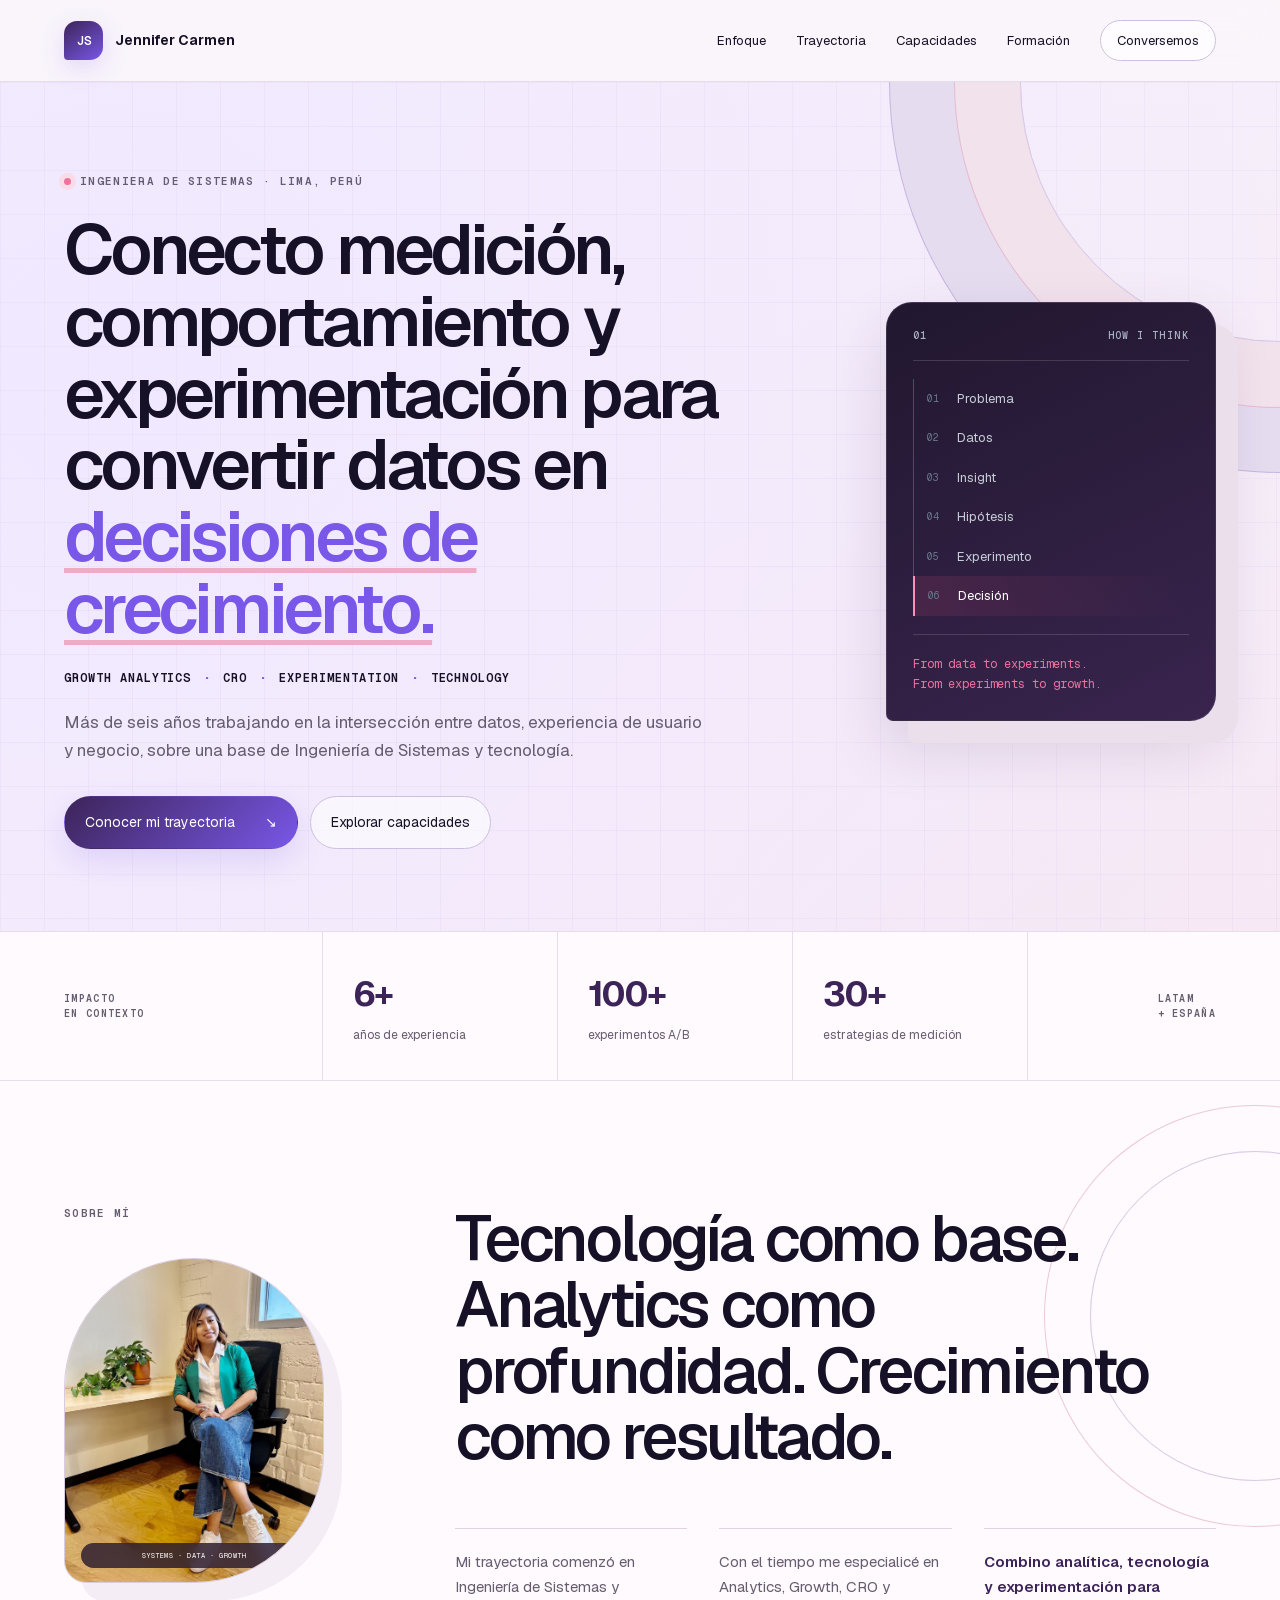
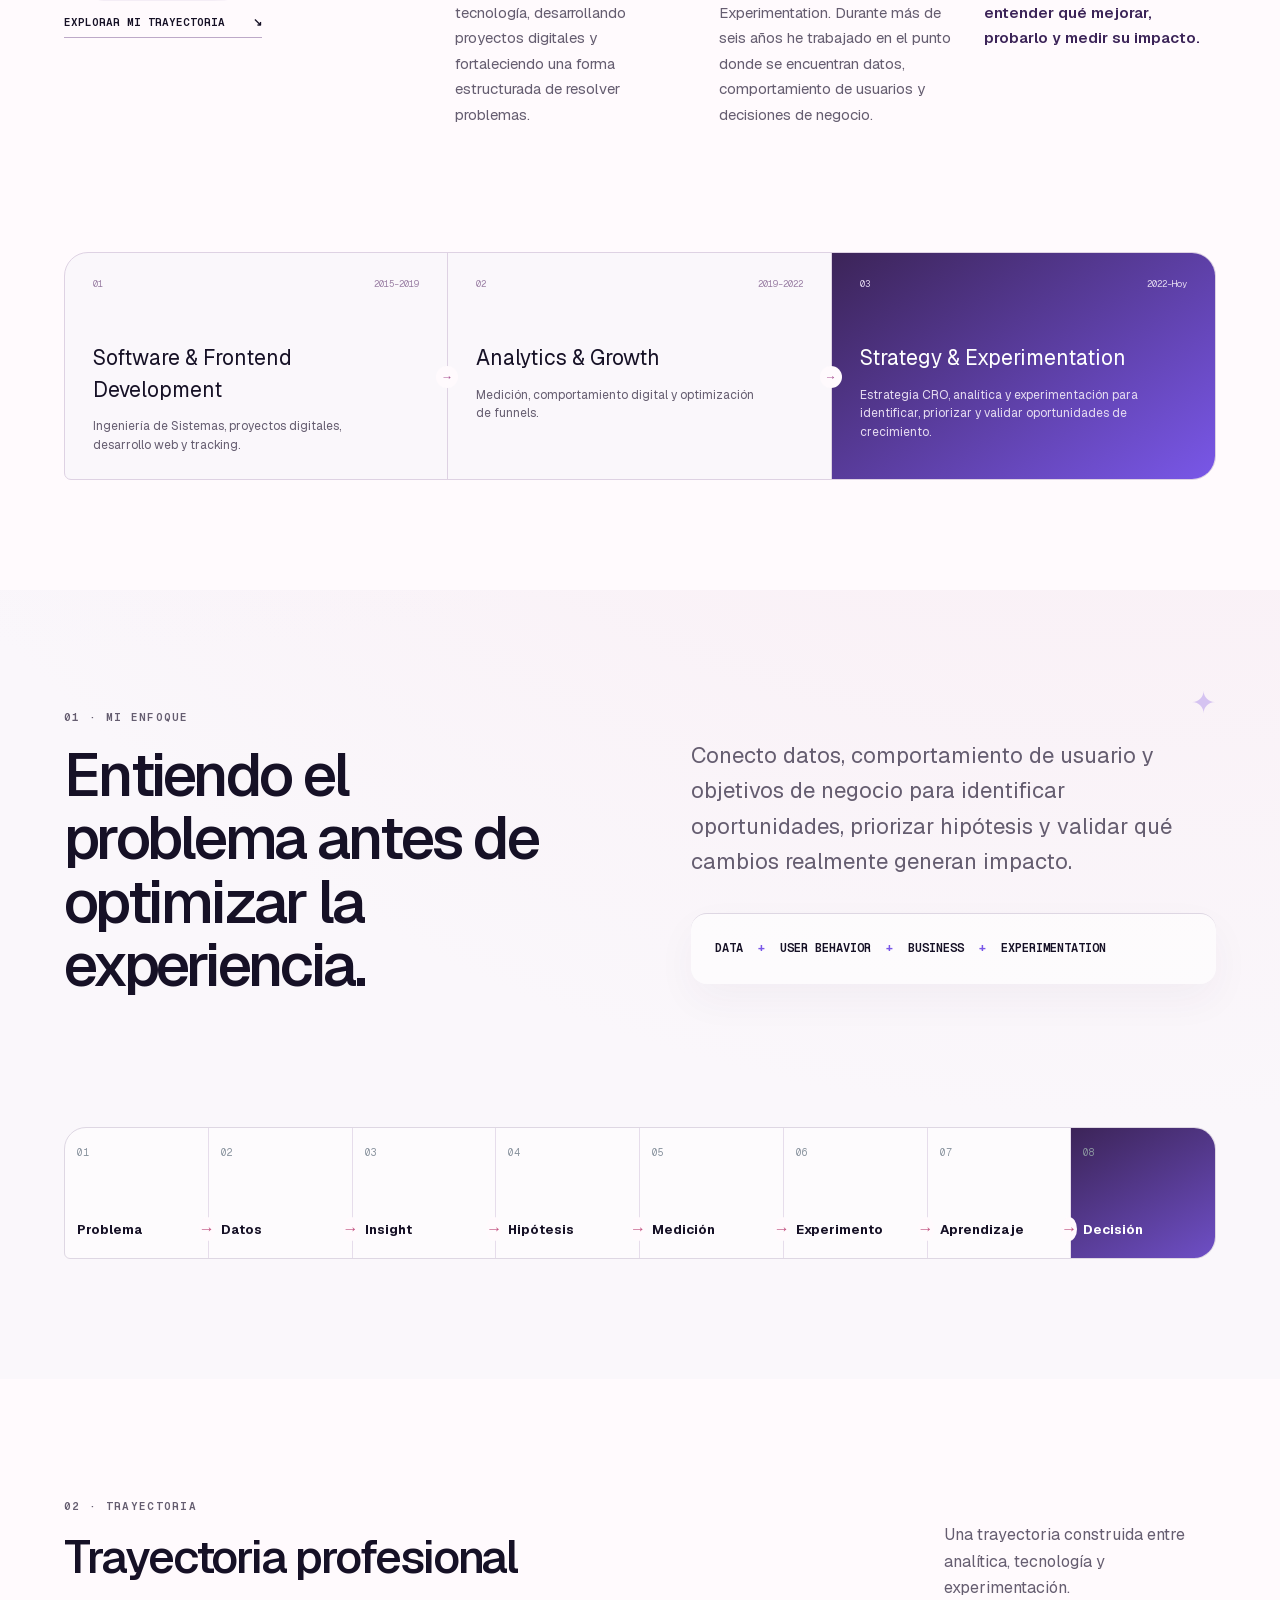
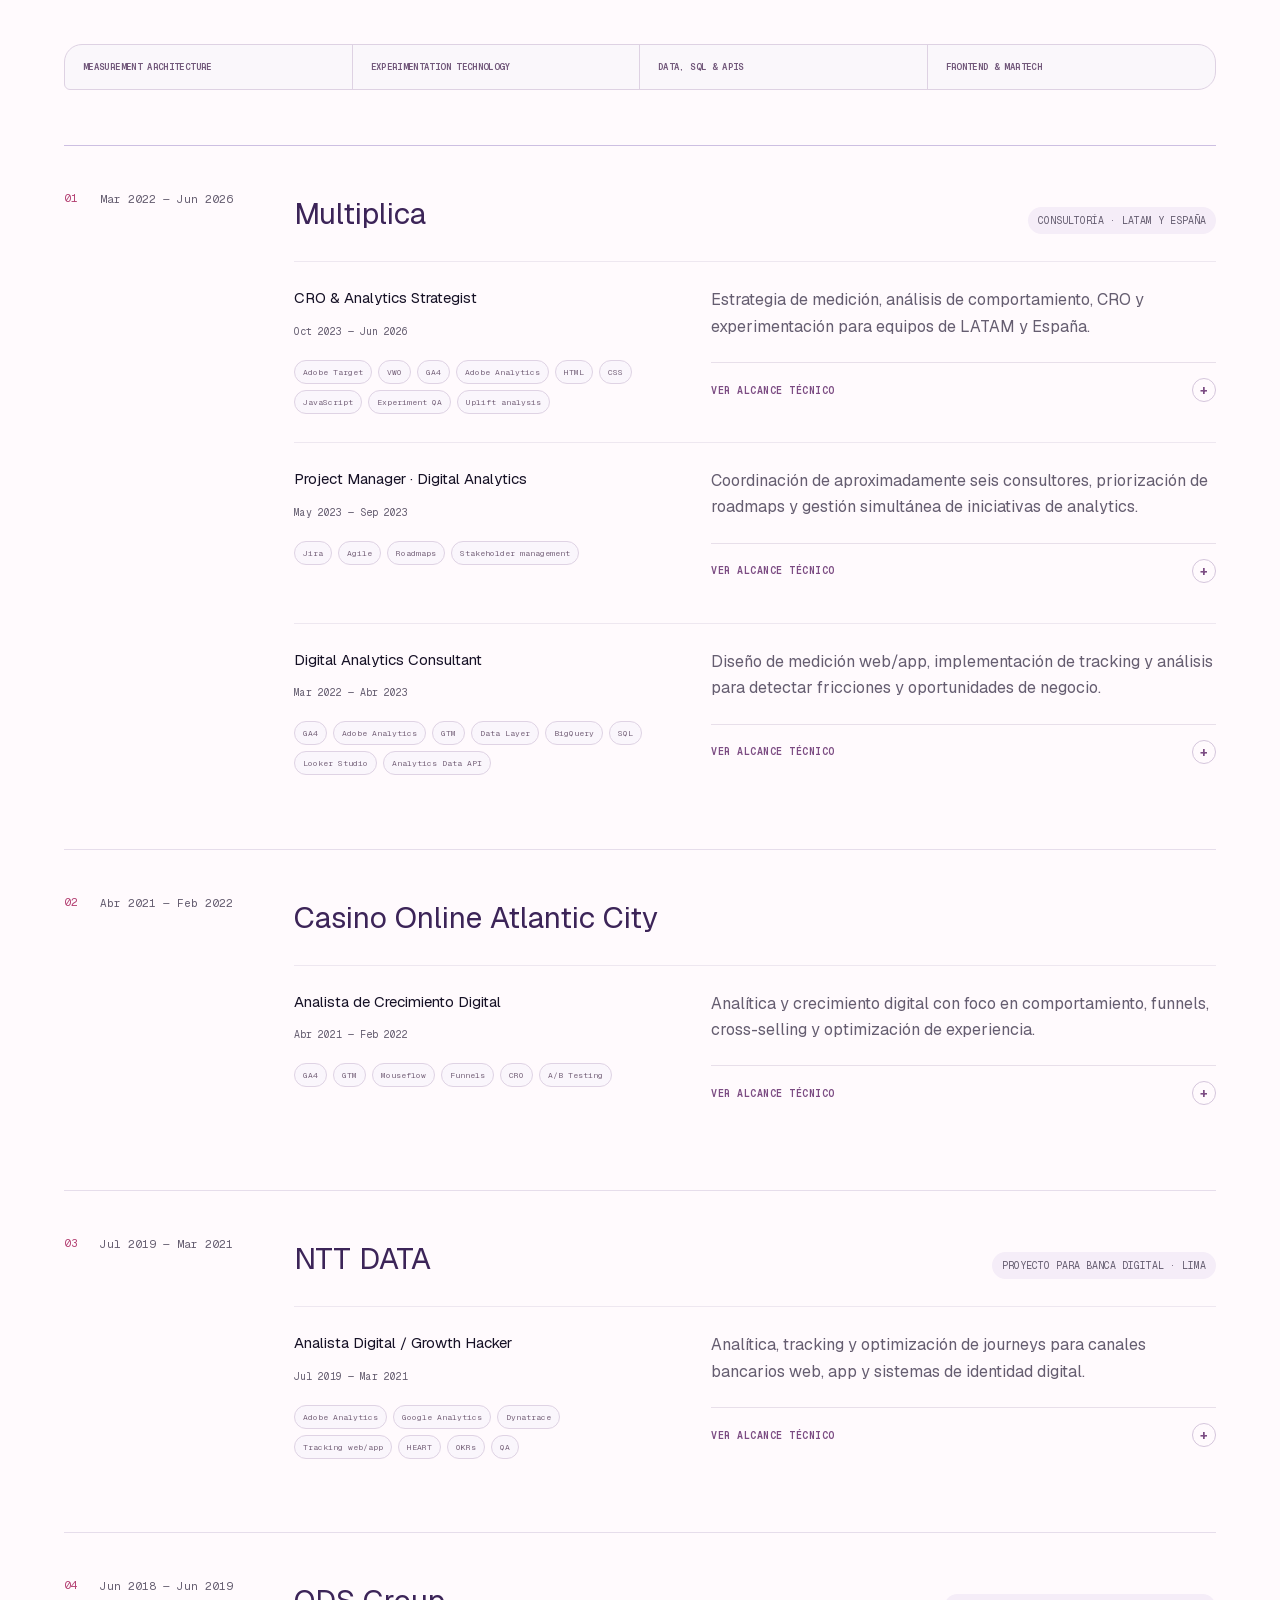
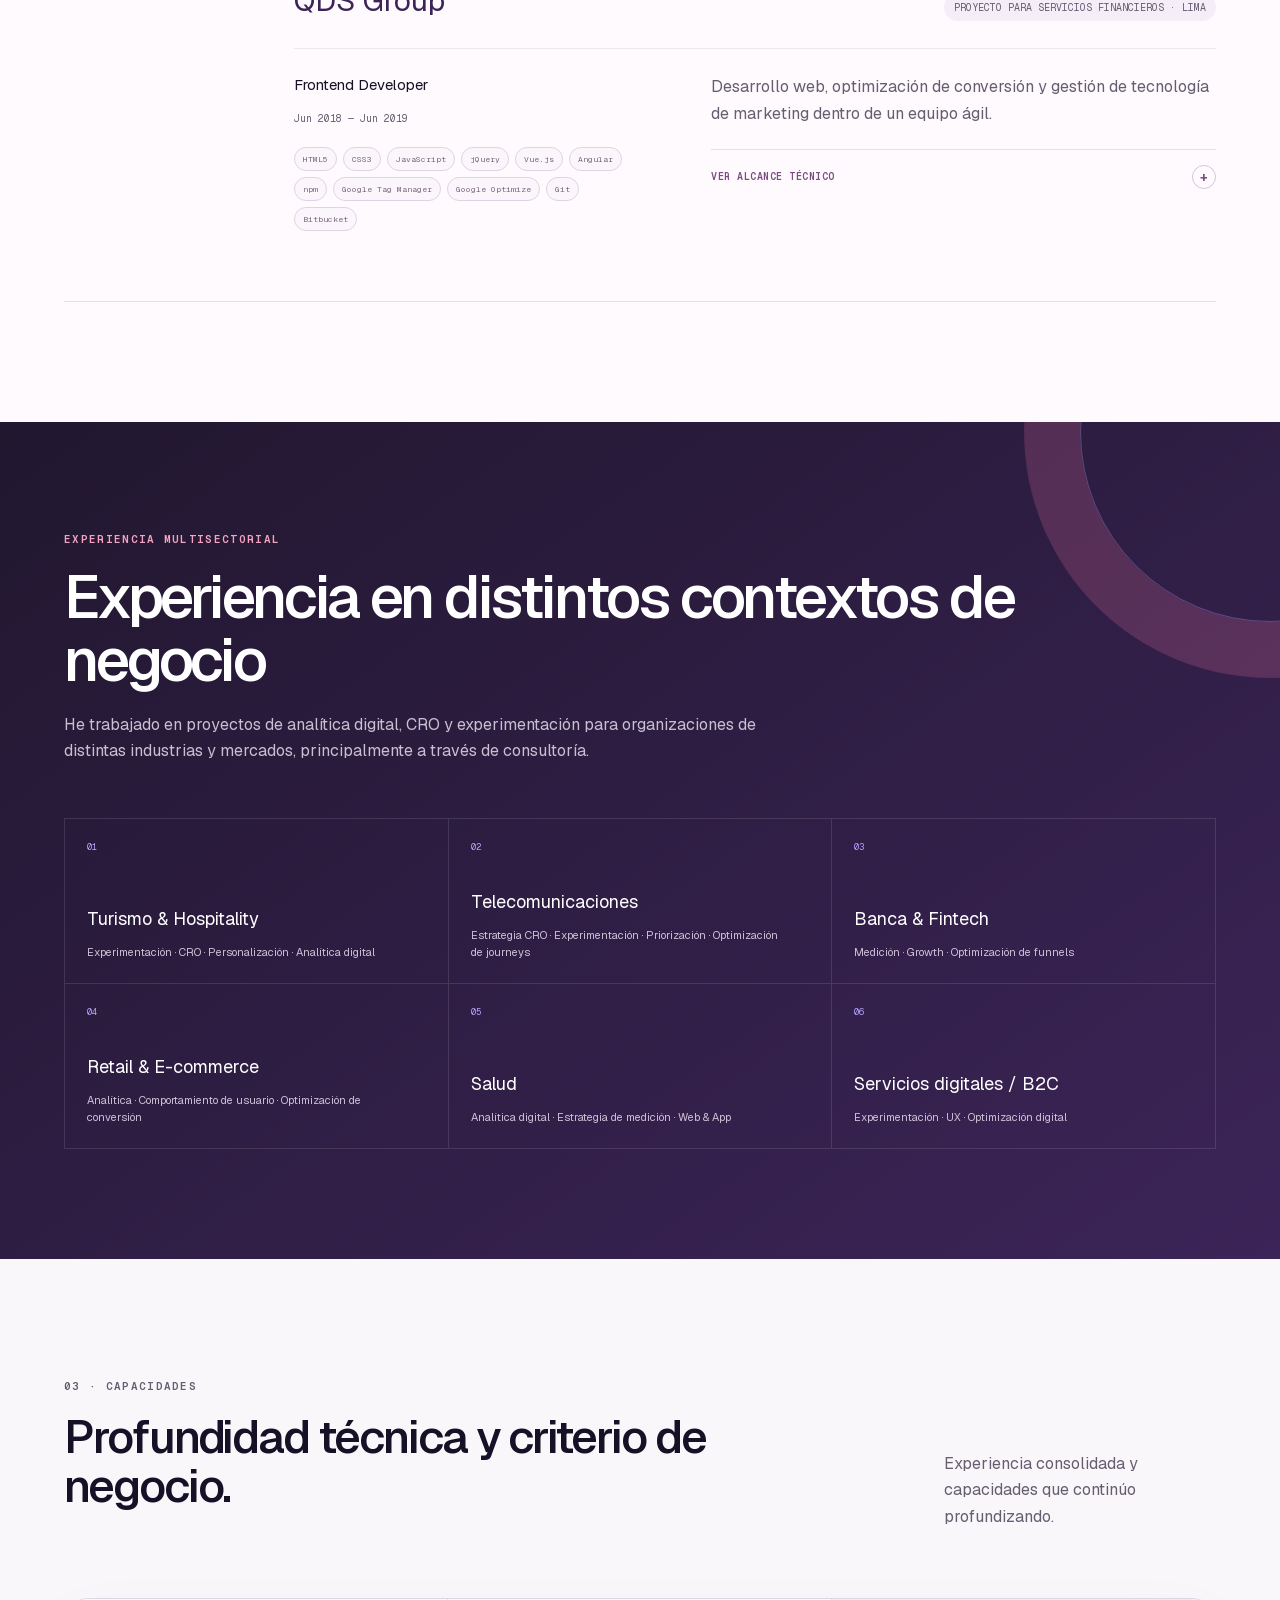
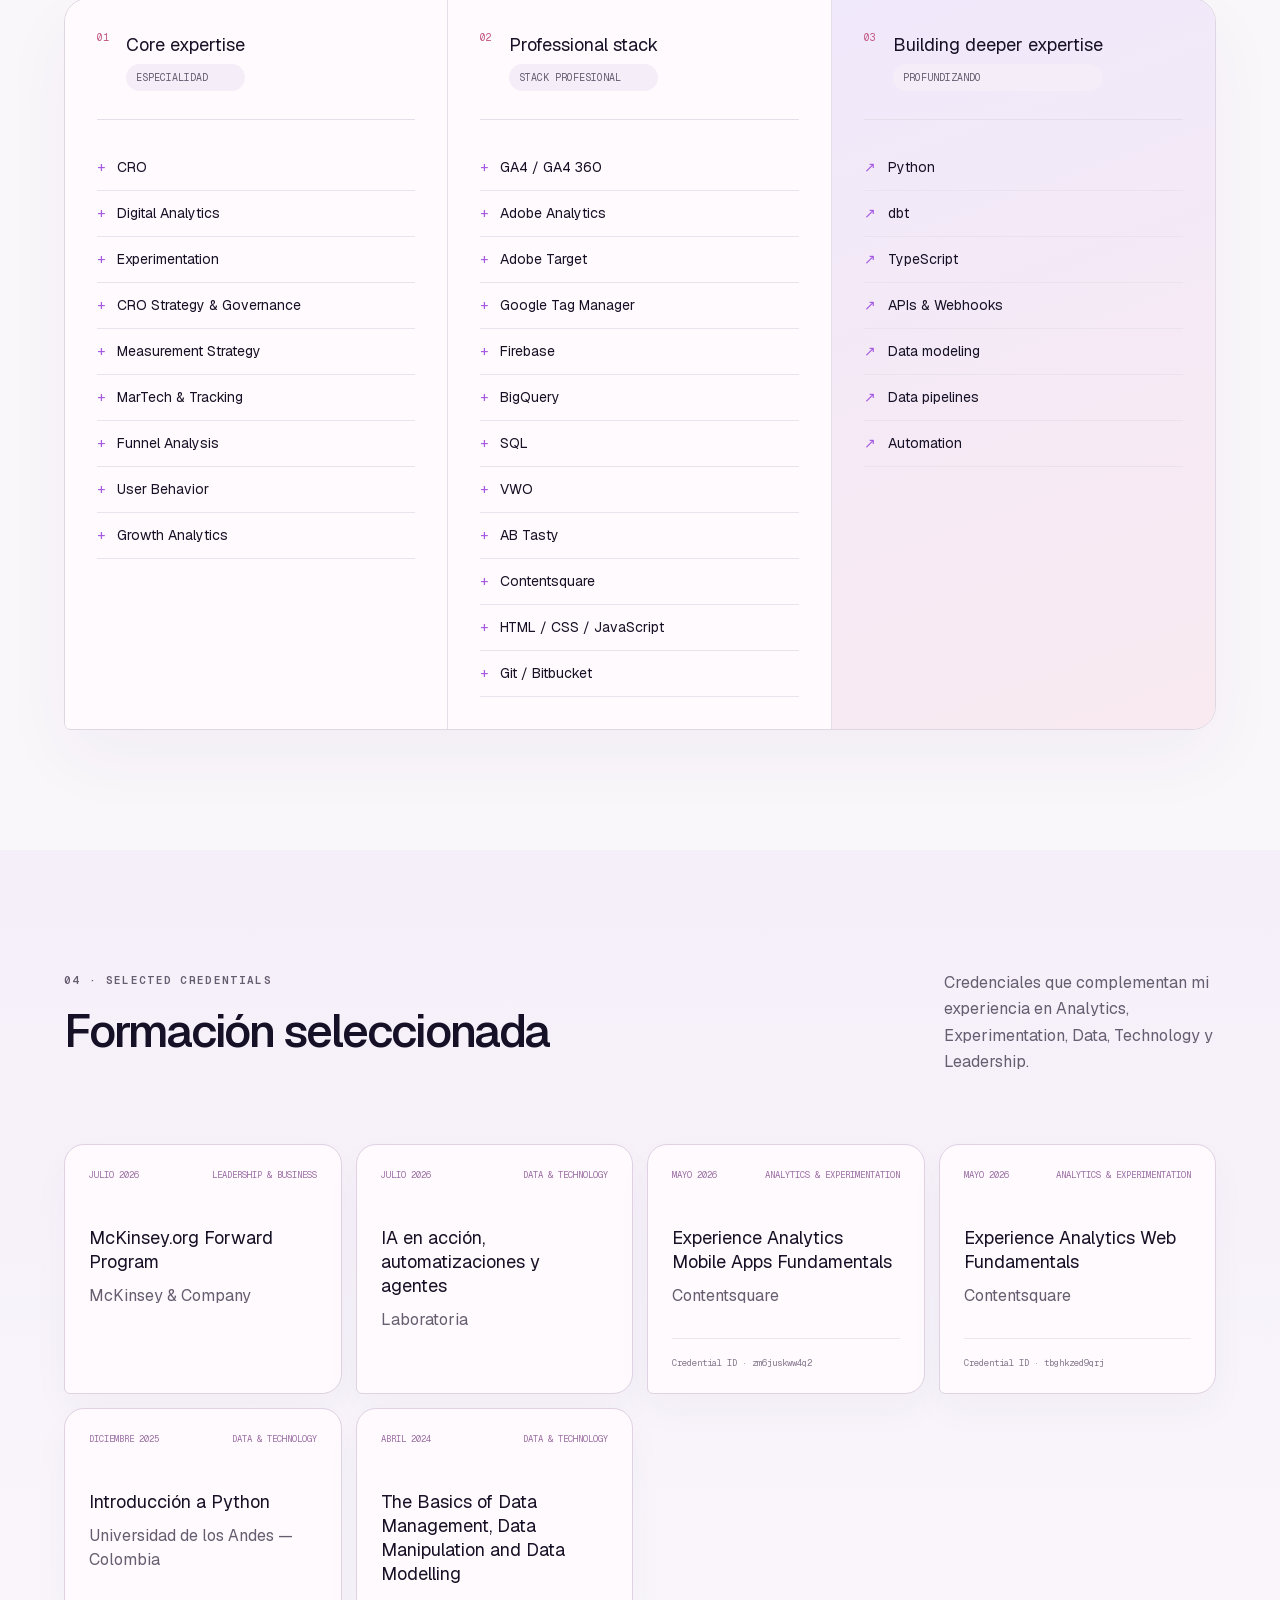
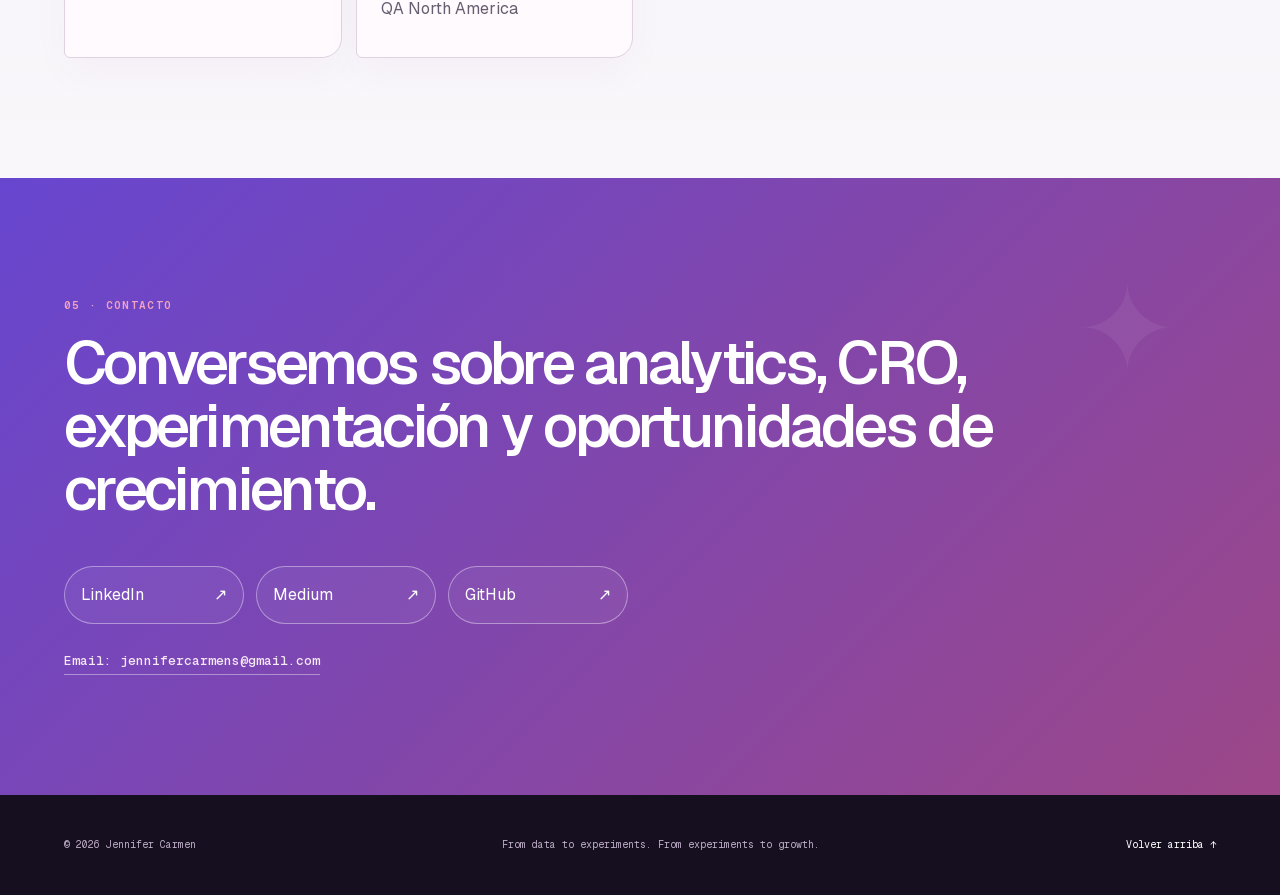
<file: index.html>
<!DOCTYPE html><html lang="es"><head><!-- Google Tag Manager --><script>(function(w,d,s,l,i){w[l]=w[l]||[];w[l].push({'gtm.start':new Date().getTime(),event:'gtm.js'});var f=d.getElementsByTagName(s)[0],j=d.createElement(s),dl=l!='dataLayer'?'&l='+l:'';j.async=true;j.src='https://www.googletagmanager.com/gtm.js?id='+i+dl;f.parentNode.insertBefore(j,f);})(window,document,'script','dataLayer','GTM-T8XNPMK3');</script><!-- End Google Tag Manager --><meta charSet="utf-8"/><meta name="viewport" content="width=device-width, initial-scale=1"/><link rel="preload" href="/images/jennifer-carmen.jpg" as="image"/><link rel="stylesheet" href="/_next/static/css/index.Q2o1vap3.css" data-rsc-css-href="/_next/static/css/index.Q2o1vap3.css" data-precedence="vite-rsc/importer-resources"/><title>Jennifer Carmen  | Growth Analytics, CRO &amp; Experimentation</title><meta name="description" content="Ingeniera de Sistemas con más de seis años en Digital Analytics, CRO y Experimentation, conectando datos, comportamiento, tecnología y negocio."/><meta name="keywords" content="Jennifer Carmen,Digital Analytics,CRO,Experimentation,Growth Analytics,Product Analytics,Analytics Engineering,Growth Engineering,Lima,Perú"/><meta name="robots" content="index, follow"/><meta property="og:title" content="Jennifer Carmen  | Growth Analytics, CRO &amp; Experimentation"/><meta property="og:description" content="Ingeniera de Sistemas con más de seis años en Digital Analytics, CRO y Experimentation, conectando datos, comportamiento, tecnología y negocio."/><meta property="og:url" content="https://jennifercarmen.github.io"/><meta property="og:site_name" content="Jennifer Carmen"/><meta property="og:type" content="website"/><meta property="og:locale" content="es_PE"/><meta property="og:image" content="https://jennifercarmen.github.io/og.png?v=20260829"/><meta property="og:image:width" content="1200"/><meta property="og:image:height" content="630"/><meta property="og:image:alt" content="Jennifer Carmen — Growth Analytics, CRO &amp; Experimentation"/><meta name="twitter:card" content="summary_large_image"/><meta name="twitter:title" content="Jennifer Carmen  | Growth Analytics, CRO &amp; Experimentation"/><meta name="twitter:description" content="Ingeniera de Sistemas con más de seis años en Digital Analytics, CRO y Experimentation, conectando datos, comportamiento, tecnología y negocio."/><meta name="twitter:image" content="https://jennifercarmen.github.io/og.png?v=20260829"/><link rel="canonical" href="https://jennifercarmen.github.io"/>
<link rel="preload" href="/_next/static/_vinext_fonts/geist-8ac0455e797f/geist-98bbbccb.woff2" as="font" type="font/woff2" crossorigin />
<link rel="preload" href="/_next/static/_vinext_fonts/geist-mono-00e989178794/geist-mono-013b2f2f.woff2" as="font" type="font/woff2" crossorigin />
<style data-vinext-fonts>/* cyrillic-ext */
@font-face {
  font-family: 'Geist';
  font-style: normal;
  font-weight: 100 900;
  font-display: swap;
  src: url(/_next/static/_vinext_fonts/geist-8ac0455e797f/geist-ff2310f5.woff2) format('woff2');
  unicode-range: U+0460-052F, U+1C80-1C8A, U+20B4, U+2DE0-2DFF, U+A640-A69F, U+FE2E-FE2F;
}
/* cyrillic */
@font-face {
  font-family: 'Geist';
  font-style: normal;
  font-weight: 100 900;
  font-display: swap;
  src: url(/_next/static/_vinext_fonts/geist-8ac0455e797f/geist-875ccdd4.woff2) format('woff2');
  unicode-range: U+0301, U+0400-045F, U+0490-0491, U+04B0-04B1, U+2116;
}
/* vietnamese */
@font-face {
  font-family: 'Geist';
  font-style: normal;
  font-weight: 100 900;
  font-display: swap;
  src: url(/_next/static/_vinext_fonts/geist-8ac0455e797f/geist-52306abf.woff2) format('woff2');
  unicode-range: U+0102-0103, U+0110-0111, U+0128-0129, U+0168-0169, U+01A0-01A1, U+01AF-01B0, U+0300-0301, U+0303-0304, U+0308-0309, U+0323, U+0329, U+1EA0-1EF9, U+20AB;
}
/* latin-ext */
@font-face {
  font-family: 'Geist';
  font-style: normal;
  font-weight: 100 900;
  font-display: swap;
  src: url(/_next/static/_vinext_fonts/geist-8ac0455e797f/geist-001175b1.woff2) format('woff2');
  unicode-range: U+0100-02BA, U+02BD-02C5, U+02C7-02CC, U+02CE-02D7, U+02DD-02FF, U+0304, U+0308, U+0329, U+1D00-1DBF, U+1E00-1E9F, U+1EF2-1EFF, U+2020, U+20A0-20AB, U+20AD-20C0, U+2113, U+2C60-2C7F, U+A720-A7FF;
}
/* latin */
@font-face {
  font-family: 'Geist';
  font-style: normal;
  font-weight: 100 900;
  font-display: swap;
  src: url(/_next/static/_vinext_fonts/geist-8ac0455e797f/geist-98bbbccb.woff2) format('woff2');
  unicode-range: U+0000-00FF, U+0131, U+0152-0153, U+02BB-02BC, U+02C6, U+02DA, U+02DC, U+0304, U+0308, U+0329, U+2000-206F, U+20AC, U+2122, U+2191, U+2193, U+2212, U+2215, U+FEFF, U+FFFD;
}

@font-face {
  font-family: 'Geist Fallback';
  src: local("Arial");
  ascent-override: 95.94%;
  descent-override: 28.16%;
  line-gap-override: 0.00%;
  size-adjust: 104.76%;
}

.__font_geist_1x7d0xu { font-family: 'Geist', 'Geist Fallback'; font-style: normal; }

.__variable_geist_1x7d0xu { --font-sans: 'Geist', 'Geist Fallback'; }

/* cyrillic-ext */
@font-face {
  font-family: 'Geist Mono';
  font-style: normal;
  font-weight: 100 900;
  font-display: swap;
  src: url(/_next/static/_vinext_fonts/geist-mono-00e989178794/geist-mono-f6b33328.woff2) format('woff2');
  unicode-range: U+0460-052F, U+1C80-1C8A, U+20B4, U+2DE0-2DFF, U+A640-A69F, U+FE2E-FE2F;
}
/* cyrillic */
@font-face {
  font-family: 'Geist Mono';
  font-style: normal;
  font-weight: 100 900;
  font-display: swap;
  src: url(/_next/static/_vinext_fonts/geist-mono-00e989178794/geist-mono-44e03052.woff2) format('woff2');
  unicode-range: U+0301, U+0400-045F, U+0490-0491, U+04B0-04B1, U+2116;
}
/* symbols2 */
@font-face {
  font-family: 'Geist Mono';
  font-style: normal;
  font-weight: 100 900;
  font-display: swap;
  src: url(/_next/static/_vinext_fonts/geist-mono-00e989178794/geist-mono-0638449e.woff2) format('woff2');
  unicode-range: U+2000-2001, U+2004-2008, U+200A, U+23B8-23BD, U+2500-259F;
}
/* vietnamese */
@font-face {
  font-family: 'Geist Mono';
  font-style: normal;
  font-weight: 100 900;
  font-display: swap;
  src: url(/_next/static/_vinext_fonts/geist-mono-00e989178794/geist-mono-971fb274.woff2) format('woff2');
  unicode-range: U+0102-0103, U+0110-0111, U+0128-0129, U+0168-0169, U+01A0-01A1, U+01AF-01B0, U+0300-0301, U+0303-0304, U+0308-0309, U+0323, U+0329, U+1EA0-1EF9, U+20AB;
}
/* latin-ext */
@font-face {
  font-family: 'Geist Mono';
  font-style: normal;
  font-weight: 100 900;
  font-display: swap;
  src: url(/_next/static/_vinext_fonts/geist-mono-00e989178794/geist-mono-44745446.woff2) format('woff2');
  unicode-range: U+0100-02BA, U+02BD-02C5, U+02C7-02CC, U+02CE-02D7, U+02DD-02FF, U+0304, U+0308, U+0329, U+1D00-1DBF, U+1E00-1E9F, U+1EF2-1EFF, U+2020, U+20A0-20AB, U+20AD-20C0, U+2113, U+2C60-2C7F, U+A720-A7FF;
}
/* latin */
@font-face {
  font-family: 'Geist Mono';
  font-style: normal;
  font-weight: 100 900;
  font-display: swap;
  src: url(/_next/static/_vinext_fonts/geist-mono-00e989178794/geist-mono-013b2f2f.woff2) format('woff2');
  unicode-range: U+0000-00FF, U+0131, U+0152-0153, U+02BB-02BC, U+02C6, U+02DA, U+02DC, U+0304, U+0308, U+0329, U+2000-206F, U+20AC, U+2122, U+2191, U+2193, U+2212, U+2215, U+FEFF, U+FFFD;
}

@font-face {
  font-family: 'Geist Mono Fallback';
  src: local("Arial");
  ascent-override: 74.67%;
  descent-override: 21.92%;
  line-gap-override: 0.00%;
  size-adjust: 134.59%;
}

.__font_geist_mono_0f4jdpq { font-family: 'Geist Mono', 'Geist Mono Fallback'; font-style: normal; }

.__variable_geist_mono_0f4jdpq { --font-mono: 'Geist Mono', 'Geist Mono Fallback'; }
</style>
</head><body class="__variable_geist_1x7d0xu __variable_geist_mono_0f4jdpq"><!-- Google Tag Manager (noscript) --><noscript><iframe src="https://www.googletagmanager.com/ns.html?id=GTM-T8XNPMK3" height="0" width="0" style="display:none;visibility:hidden"></iframe></noscript><!-- End Google Tag Manager (noscript) --><a class="skip-link" href="#contenido">Saltar al contenido</a><header class="site-header"><a href="#inicio" class="brand" data-track="navigation_click" aria-label="Jennifer Carmen — inicio"><span class="brand-mark">JS</span><span>Jennifer Carmen</span></a><nav aria-label="Navegación principal"><a href="#enfoque" data-track="navigation_click">Enfoque</a><a href="#trayectoria" data-track="navigation_click">Trayectoria</a><a href="#skills" data-track="navigation_click">Capacidades</a><a href="#credentials" data-track="navigation_click">Formación</a><a class="nav-cta" href="#contacto" data-track="contact_click">Conversemos</a></nav></header><main id="contenido"><section class="hero" id="inicio" aria-labelledby="hero-title"><div class="hero-copy"><p class="eyebrow"><span></span> <!-- -->Ingeniera de Sistemas<!-- --> · <!-- -->Lima, Perú</p><h1 id="hero-title">Conecto medición, comportamiento y experimentación para convertir datos en <em>decisiones de crecimiento.</em></h1><p class="hero-role"><span class="role-item">Growth Analytics</span><span class="role-item"><b>·</b>CRO</span><span class="role-item"><b>·</b>Experimentation</span><span class="role-item"><b>·</b>Technology</span></p><p class="hero-description">Más de seis años trabajando en la intersección entre datos, experiencia de usuario y negocio, sobre una base de Ingeniería de Sistemas y tecnología.</p><div class="hero-actions"><a class="button primary" href="#trayectoria" data-track="navigation_click">Conocer mi trayectoria <span aria-hidden="true">↘</span></a><a class="button secondary" href="#skills" data-track="navigation_click">Explorar capacidades</a></div></div><aside class="signal-card" aria-label="Resumen de mi forma de pensar"><div class="signal-top"><span>01</span><span>HOW I THINK</span></div><div class="signal-flow"><div class=""><span>01</span>Problema</div><div class=""><span>02</span>Datos</div><div class=""><span>03</span>Insight</div><div class=""><span>04</span>Hipótesis</div><div class=""><span>05</span>Experimento</div><div class="active"><span>06</span>Decisión</div></div><p>From data to experiments.<br/>From experiments to growth.</p></aside></section><section class="metric-strip" aria-label="Impacto profesional"><p>IMPACTO<br/>EN CONTEXTO</p><div><strong>6+</strong><span>años de experiencia</span></div><div><strong>100+</strong><span>experimentos A/B</span></div><div><strong>30+</strong><span>estrategias de medición</span></div><p class="region">LATAM<br/>+ ESPAÑA</p></section><section class="story-section" id="historia" aria-labelledby="story-title"><div class="story-aside"><p class="section-kicker">Sobre mí</p><figure class="story-portrait"><img src="/images/jennifer-carmen.jpg" alt="Jennifer Carmen en un entorno profesional"/><figcaption>Systems · Data · Growth</figcaption></figure><a href="#trayectoria" data-track="navigation_click">Explorar mi trayectoria <span aria-hidden="true">↘</span></a></div><div class="story-content"><h2 id="story-title">Tecnología como base. Analytics como profundidad. Crecimiento como resultado.</h2><div class="story-copy"><p>Mi trayectoria comenzó en Ingeniería de Sistemas y tecnología, desarrollando proyectos digitales y fortaleciendo una forma estructurada de resolver problemas.</p><p>Con el tiempo me especialicé en Analytics, Growth, CRO y Experimentation. Durante más de seis años he trabajado en el punto donde se encuentran datos, comportamiento de usuarios y decisiones de negocio.</p><p>Combino analítica, tecnología y experimentación para entender qué mejorar, probarlo y medir su impacto.</p></div></div><ol class="story-chapters"><li><div><span>01</span><time>2015–2019</time></div><h3>Software &amp; Frontend Development</h3><p>Ingeniería de Sistemas, proyectos digitales, desarrollo web y tracking.</p><i aria-hidden="true">→</i></li><li><div><span>02</span><time>2019–2022</time></div><h3>Analytics &amp; Growth</h3><p>Medición, comportamiento digital y optimización de funnels.</p><i aria-hidden="true">→</i></li><li><div><span>03</span><time>2022–Hoy</time></div><h3>Strategy &amp; Experimentation</h3><p>Estrategia CRO, analítica y experimentación para identificar, priorizar y validar oportunidades de crecimiento.</p></li></ol></section><section class="section approach" id="enfoque"><div class="section-heading"><p class="section-kicker">01 · Mi enfoque</p><h2>Entiendo el problema antes de optimizar la experiencia.</h2></div><div class="approach-copy"><p>Conecto datos, comportamiento de usuario y objetivos de negocio para identificar oportunidades, priorizar hipótesis y validar qué cambios realmente generan impacto.</p><div class="formula">Data <span>+</span> User Behavior <span>+</span> Business <span>+</span> Experimentation</div></div><ol class="thinking-grid"><li><span>01</span><strong>Problema</strong><i aria-hidden="true">→</i></li><li><span>02</span><strong>Datos</strong><i aria-hidden="true">→</i></li><li><span>03</span><strong>Insight</strong><i aria-hidden="true">→</i></li><li><span>04</span><strong>Hipótesis</strong><i aria-hidden="true">→</i></li><li><span>05</span><strong>Medición</strong><i aria-hidden="true">→</i></li><li><span>06</span><strong>Experimento</strong><i aria-hidden="true">→</i></li><li><span>07</span><strong>Aprendizaje</strong><i aria-hidden="true">→</i></li><li><span>08</span><strong>Decisión</strong></li></ol></section><section class="section experience-section" id="trayectoria"><div class="section-heading split functional-heading"><div><p class="section-kicker">02 · Trayectoria</p><h2>Trayectoria profesional</h2></div><p>Una trayectoria construida entre analítica, tecnología y experimentación.</p></div><div class="experience-lens" aria-label="Capacidades técnicas a lo largo de la trayectoria"><span>Measurement architecture</span><span>Experimentation technology</span><span>Data, SQL &amp; APIs</span><span>Frontend &amp; MarTech</span></div><div class="timeline"><article class="experience-item"><div class="timeline-meta"><span>01</span><p>Mar 2022 — Jun 2026</p></div><div class="experience-body"><div class="company-title"><h3>Multiplica</h3><span>Consultoría · LATAM y España</span></div><div class="role"><div><h4>CRO &amp; Analytics Strategist</h4><time>Oct 2023 — Jun 2026</time><ul class="role-stack"><li>Adobe Target</li><li>VWO</li><li>GA4</li><li>Adobe Analytics</li><li>HTML</li><li>CSS</li><li>JavaScript</li><li>Experiment QA</li><li>Uplift analysis</li></ul></div><div class="role-detail"><p>Estrategia de medición, análisis de comportamiento, CRO y experimentación para equipos de LATAM y España.</p><details class="role-disclosure"><summary>Ver alcance técnico <span aria-hidden="true">+</span></summary><ul class="role-highlights"><li>Identifiqué fricciones en funnels y journeys, formulé hipótesis y gestioné roadmaps de experimentación.</li><li>Participé en implementación técnica y QA de variantes con HTML, CSS, JavaScript y scripts de tracking.</li><li>Analicé uplift e impacto comercial y coordiné con UX, Producto y Desarrollo la implementación de soluciones ganadoras.</li><li>Lideré un assessment de madurez analítica y CRO con un equipo de cinco especialistas y workshops de co-creación.</li></ul></details></div></div><div class="role"><div><h4>Project Manager · Digital Analytics</h4><time>May 2023 — Sep 2023</time><ul class="role-stack"><li>Jira</li><li>Agile</li><li>Roadmaps</li><li>Stakeholder management</li></ul></div><div class="role-detail"><p>Coordinación de aproximadamente seis consultores, priorización de roadmaps y gestión simultánea de iniciativas de analytics.</p><details class="role-disclosure"><summary>Ver alcance técnico <span aria-hidden="true">+</span></summary><ul class="role-highlights"><li>Gestioné roadmaps y backlogs en Jira, alineando objetivos de negocio con equipos transversales.</li><li>Coordiné dos equipos multidisciplinarios y facilité la comunicación con stakeholders.</li></ul></details></div></div><div class="role"><div><h4>Digital Analytics Consultant</h4><time>Mar 2022 — Abr 2023</time><ul class="role-stack"><li>GA4</li><li>Adobe Analytics</li><li>GTM</li><li>Data Layer</li><li>BigQuery</li><li>SQL</li><li>Looker Studio</li><li>Analytics Data API</li></ul></div><div class="role-detail"><p>Diseño de medición web/app, implementación de tracking y análisis para detectar fricciones y oportunidades de negocio.</p><details class="role-disclosure"><summary>Ver alcance técnico <span aria-hidden="true">+</span></summary><ul class="role-highlights"><li>Definí eventos, conversiones, Data Layer, tags y píxeles; elaboré guías de tracking y ejecuté QA/debugging.</li><li>Implementé cross-domain, persistencia de parámetros y tracking de puntos críticos de conversión.</li><li>Desarrollé reporting, segmentaciones, cohortes y análisis de Pareto mediante Looker Studio, Analytics Data API y BigQuery.</li></ul></details></div></div></div></article><article class="experience-item"><div class="timeline-meta"><span>02</span><p>Abr 2021 — Feb 2022</p></div><div class="experience-body"><div class="company-title"><h3>Casino Online Atlantic City</h3></div><div class="role"><div><h4>Analista de Crecimiento Digital</h4><time>Abr 2021 — Feb 2022</time><ul class="role-stack"><li>GA4</li><li>GTM</li><li>Mouseflow</li><li>Funnels</li><li>CRO</li><li>A/B Testing</li></ul></div><div class="role-detail"><p>Analítica y crecimiento digital con foco en comportamiento, funnels, cross-selling y optimización de experiencia.</p><details class="role-disclosure"><summary>Ver alcance técnico <span aria-hidden="true">+</span></summary><ul class="role-highlights"><li>Analicé funnels, KPIs y comportamiento para identificar oportunidades de adopción de productos complementarios.</li><li>Gestioné iniciativas de CRO y experimentación mediante validación de hipótesis.</li></ul></details></div></div></div></article><article class="experience-item"><div class="timeline-meta"><span>03</span><p>Jul 2019 — Mar 2021</p></div><div class="experience-body"><div class="company-title"><h3>NTT DATA</h3><span>Proyecto para banca digital · Lima</span></div><div class="role"><div><h4>Analista Digital / Growth Hacker</h4><time>Jul 2019 — Mar 2021</time><ul class="role-stack"><li>Adobe Analytics</li><li>Google Analytics</li><li>Dynatrace</li><li>Tracking web/app</li><li>HEART</li><li>OKRs</li><li>QA</li></ul></div><div class="role-detail"><p>Analítica, tracking y optimización de journeys para canales bancarios web, app y sistemas de identidad digital.</p><details class="role-disclosure"><summary>Ver alcance técnico <span aria-hidden="true">+</span></summary><ul class="role-highlights"><li>Convertí hallazgos de comportamiento y performance en quick wins, backlogs y oportunidades de rediseño.</li><li>Diseñé estrategias de medición web/app con eventos, KPIs y funnels; coordiné implementación y QA con squads de Tecnología.</li><li>Participé en una migración hacia Adobe Analytics y conecté métricas de experiencia y negocio mediante HEART y OKRs.</li></ul></details></div></div></div></article><article class="experience-item"><div class="timeline-meta"><span>04</span><p>Jun 2018 — Jun 2019</p></div><div class="experience-body"><div class="company-title"><h3>QDS Group</h3><span>Proyecto para servicios financieros · Lima</span></div><div class="role"><div><h4>Frontend Developer</h4><time>Jun 2018 — Jun 2019</time><ul class="role-stack"><li>HTML5</li><li>CSS3</li><li>JavaScript</li><li>jQuery</li><li>Vue.js</li><li>Angular</li><li>npm</li><li>Google Tag Manager</li><li>Google Optimize</li><li>Git</li><li>Bitbucket</li></ul></div><div class="role-detail"><p>Desarrollo web, optimización de conversión y gestión de tecnología de marketing dentro de un equipo ágil.</p><details class="role-disclosure"><summary>Ver alcance técnico <span aria-hidden="true">+</span></summary><ul class="role-highlights"><li>Contribuí a incrementar en 10 % la conversión del funnel mediante CRO y pruebas A/B con Google Optimize, HTML y JavaScript.</li><li>Reduje en 25 % los tiempos de implementación requeridos al equipo de desarrollo mediante la gestión de etiquetas, scripts y configuraciones en Google Tag Manager.</li><li>Desarrollé y mantuve aplicaciones web full stack, y gestioné control de versiones y colaboración sobre el código.</li></ul></details></div></div></div></article></div></section><section class="companies-section" aria-labelledby="companies-title"><p class="section-kicker">Experiencia multisectorial</p><h2 id="companies-title">Experiencia en distintos contextos de negocio</h2><p class="nda-note">He trabajado en proyectos de analítica digital, CRO y experimentación para organizaciones de distintas industrias y mercados, principalmente a través de consultoría.</p><div class="company-grid context-grid"><article><span>01</span><h3>Turismo &amp; Hospitality</h3><p>Experimentación · CRO · Personalización · Analítica digital</p></article><article><span>02</span><h3>Telecomunicaciones</h3><p>Estrategia CRO · Experimentación · Priorización · Optimización de journeys</p></article><article><span>03</span><h3>Banca &amp; Fintech</h3><p>Medición · Growth · Optimización de funnels</p></article><article><span>04</span><h3>Retail &amp; E-commerce</h3><p>Analítica · Comportamiento de usuario · Optimización de conversión</p></article><article><span>05</span><h3>Salud</h3><p>Analítica digital · Estrategia de medición · Web &amp; App</p></article><article><span>06</span><h3>Servicios digitales / B2C</h3><p>Experimentación · UX · Optimización digital</p></article></div></section><section class="section skills-section" id="skills"><div class="section-heading split functional-heading"><div><p class="section-kicker">03 · Capacidades</p><h2>Profundidad técnica y criterio de negocio.</h2></div><p>Experiencia consolidada y capacidades que continúo profundizando.</p></div><div class="skill-groups"><article class="skill-card skill-0"><div class="skill-label"><span>0<!-- -->1</span><div><h3>Core expertise</h3><p>Especialidad</p></div></div><ul><li>CRO</li><li>Digital Analytics</li><li>Experimentation</li><li>CRO Strategy &amp; Governance</li><li>Measurement Strategy</li><li>MarTech &amp; Tracking</li><li>Funnel Analysis</li><li>User Behavior</li><li>Growth Analytics</li></ul></article><article class="skill-card skill-1"><div class="skill-label"><span>0<!-- -->2</span><div><h3>Professional stack</h3><p>Stack profesional</p></div></div><ul><li>GA4 / GA4 360</li><li>Adobe Analytics</li><li>Adobe Target</li><li>Google Tag Manager</li><li>Firebase</li><li>BigQuery</li><li>SQL</li><li>VWO</li><li>AB Tasty</li><li>Contentsquare</li><li>HTML / CSS / JavaScript</li><li>Git / Bitbucket</li></ul></article><article class="skill-card skill-2"><div class="skill-label"><span>0<!-- -->3</span><div><h3>Building deeper expertise</h3><p>Profundizando</p></div></div><ul><li>Python</li><li>dbt</li><li>TypeScript</li><li>APIs &amp; Webhooks</li><li>Data modeling</li><li>Data pipelines</li><li>Automation</li></ul></article></div></section><section class="section credentials-section" id="credentials"><div class="section-heading split functional-heading"><div><p class="section-kicker">04 · Selected Credentials</p><h2>Formación seleccionada</h2></div><p>Credenciales que complementan mi experiencia en Analytics, Experimentation, Data, Technology y Leadership.</p></div><div class="credentials-grid"><article><div><span>Julio 2026</span><span>leadership &amp; business</span></div><h3>McKinsey.org Forward Program</h3><p>McKinsey &amp; Company</p></article><article><div><span>Julio 2026</span><span>data &amp; technology</span></div><h3>IA en acción, automatizaciones y agentes</h3><p>Laboratoria</p></article><article><div><span>Mayo 2026</span><span>analytics &amp; experimentation</span></div><h3>Experience Analytics Mobile Apps Fundamentals</h3><p>Contentsquare</p><small>Credential ID · <!-- -->zm6juskww4q2</small></article><article><div><span>Mayo 2026</span><span>analytics &amp; experimentation</span></div><h3>Experience Analytics Web Fundamentals</h3><p>Contentsquare</p><small>Credential ID · <!-- -->tbghkzed9qrj</small></article><article><div><span>Diciembre 2025</span><span>data &amp; technology</span></div><h3>Introducción a Python</h3><p>Universidad de los Andes — Colombia</p></article><article><div><span>Abril 2024</span><span>data &amp; technology</span></div><h3>The Basics of Data Management, Data Manipulation and Data Modelling</h3><p>QA North America</p></article></div></section><section class="contact-section" id="contacto"><p class="section-kicker light">05 · Contacto</p><h2>Conversemos sobre analytics, CRO, experimentación y oportunidades de crecimiento.</h2><div class="contact-links"><a href="https://www.linkedin.com/in/jennifercarmen/" target="_blank" rel="noreferrer" data-track="linkedin_click">LinkedIn <span>↗</span></a><a href="https://medium.com/@jennifercarmen" target="_blank" rel="noreferrer" data-track="contact_click">Medium <span>↗</span></a><a href="https://github.com/Jennifercarmen" target="_blank" rel="noreferrer" data-track="contact_click">GitHub <span>↗</span></a></div><a class="contact-email" href="mailto:jennifercarmens@gmail.com" data-track="contact_click">Email: <!-- -->jennifercarmens@gmail.com</a></section></main><footer><span>© 2026 <!-- -->Jennifer Carmen</span><span>From data to experiments. From experiments to growth.</span><a href="#inicio">Volver arriba ↑</a></footer></body></html>
</file>
<file: _next/static/css/index.Q2o1vap3.css>
/*! tailwindcss v4.2.1 | MIT License | https://tailwindcss.com */
@layer theme{:root,:host{--font-sans:ui-sans-serif, system-ui, sans-serif, "Apple Color Emoji", "Segoe UI Emoji", "Segoe UI Symbol", "Noto Color Emoji";--font-mono:ui-monospace, SFMono-Regular, Menlo, Monaco, Consolas, "Liberation Mono", "Courier New", monospace;--spacing:.25rem;--default-font-family:var(--font-sans);--default-mono-font-family:var(--font-mono)}}@layer base{*,:after,:before{box-sizing:border-box;border:0 solid;margin:0;padding:0}::backdrop{box-sizing:border-box;border:0 solid;margin:0;padding:0}::file-selector-button{box-sizing:border-box;border:0 solid;margin:0;padding:0}html,:host{-webkit-text-size-adjust:100%;tab-size:4;line-height:1.5;font-family:var(--default-font-family,ui-sans-serif, system-ui, sans-serif, "Apple Color Emoji", "Segoe UI Emoji", "Segoe UI Symbol", "Noto Color Emoji");font-feature-settings:var(--default-font-feature-settings,normal);font-variation-settings:var(--default-font-variation-settings,normal);-webkit-tap-highlight-color:transparent}hr{height:0;color:inherit;border-top-width:1px}abbr:where([title]){-webkit-text-decoration:underline dotted;text-decoration:underline dotted}h1,h2,h3,h4,h5,h6{font-size:inherit;font-weight:inherit}a{color:inherit;-webkit-text-decoration:inherit;-webkit-text-decoration:inherit;text-decoration:inherit}b,strong{font-weight:bolder}code,kbd,samp,pre{font-family:var(--default-mono-font-family,ui-monospace, SFMono-Regular, Menlo, Monaco, Consolas, "Liberation Mono", "Courier New", monospace);font-feature-settings:var(--default-mono-font-feature-settings,normal);font-variation-settings:var(--default-mono-font-variation-settings,normal);font-size:1em}small{font-size:80%}sub,sup{vertical-align:baseline;font-size:75%;line-height:0;position:relative}sub{bottom:-.25em}sup{top:-.5em}table{text-indent:0;border-color:inherit;border-collapse:collapse}:-moz-focusring{outline:auto}progress{vertical-align:baseline}summary{display:list-item}ol,ul,menu{list-style:none}img,svg,video,canvas,audio,iframe,embed,object{vertical-align:middle;display:block}img,video{max-width:100%;height:auto}button,input,select,optgroup,textarea{font:inherit;font-feature-settings:inherit;font-variation-settings:inherit;letter-spacing:inherit;color:inherit;opacity:1;background-color:#0000;border-radius:0}::file-selector-button{font:inherit;font-feature-settings:inherit;font-variation-settings:inherit;letter-spacing:inherit;color:inherit;opacity:1;background-color:#0000;border-radius:0}:where(select:is([multiple],[size])) optgroup{font-weight:bolder}:where(select:is([multiple],[size])) optgroup option{padding-inline-start:20px}::file-selector-button{margin-inline-end:4px}::placeholder{opacity:1}@supports (not ((-webkit-appearance:-apple-pay-button))) or (contain-intrinsic-size:1px){::placeholder{color:currentColor}@supports (color:color-mix(in lab, red, red)){::placeholder{color:color-mix(in oklab, currentcolor 50%, transparent)}}}textarea{resize:vertical}::-webkit-search-decoration{-webkit-appearance:none}::-webkit-date-and-time-value{min-height:1lh;text-align:inherit}::-webkit-datetime-edit{display:inline-flex}::-webkit-datetime-edit-fields-wrapper{padding:0}::-webkit-datetime-edit{padding-block:0}::-webkit-datetime-edit-year-field{padding-block:0}::-webkit-datetime-edit-month-field{padding-block:0}::-webkit-datetime-edit-day-field{padding-block:0}::-webkit-datetime-edit-hour-field{padding-block:0}::-webkit-datetime-edit-minute-field{padding-block:0}::-webkit-datetime-edit-second-field{padding-block:0}::-webkit-datetime-edit-millisecond-field{padding-block:0}::-webkit-datetime-edit-meridiem-field{padding-block:0}::-webkit-calendar-picker-indicator{line-height:1}:-moz-ui-invalid{box-shadow:none}button,input:where([type=button],[type=reset],[type=submit]){-webkit-appearance:button;appearance:button}::file-selector-button{-webkit-appearance:button;appearance:button}::-webkit-inner-spin-button{height:auto}::-webkit-outer-spin-button{height:auto}[hidden]:where(:not([hidden=until-found])){display:none!important}}@layer components;@layer utilities{.start{inset-inline-start:var(--spacing)}}:root{--ink:#071426;--paper:#f5f4ef;--white:#fff;--line:#cfd4d4;--blue:#1d55f5;--teal:#75e4c1;--muted:#536072;--max:1440px}*{box-sizing:border-box}html{scroll-behavior:smooth}body{background:var(--paper);color:var(--ink);font-family:var(--font-sans),sans-serif;margin:0}a{color:inherit;text-decoration:none}:is(a:focus-visible,button:focus-visible){outline:3px solid var(--blue);outline-offset:4px}.skip-link{z-index:50;background:#fff;padding:12px;position:fixed;top:-80px;left:16px}.skip-link:focus{top:16px}.site-header{border-bottom:1px solid var(--line);z-index:3;justify-content:space-between;align-items:center;min-height:82px;padding:0 5vw;display:flex;position:relative}.brand{align-items:center;gap:12px;font-size:14px;font-weight:650;display:flex}.brand-mark{color:#fff;background:var(--ink);width:37px;height:37px;font:600 12px var(--font-mono);place-items:center;display:grid}nav{align-items:center;gap:30px;font-size:13px;display:flex}.nav-cta{border:1px solid var(--ink);padding:10px 16px}.hero{grid-template-columns:minmax(0,1.5fr) minmax(330px,.65fr);align-items:center;gap:7vw;min-height:690px;padding:92px 5vw 82px;display:grid;position:relative;overflow:hidden}.hero:before{content:"";width:520px;height:520px;box-shadow:0 0 0 65px var(--paper),0 0 0 66px #d9dddb,0 0 0 130px var(--paper),0 0 0 131px #d9dddb;border:1px solid #d9dddb;border-radius:50%;position:absolute;top:-260px;right:-260px}.hero-copy,.signal-card{position:relative}.eyebrow,.section-kicker{font:600 11px var(--font-mono);letter-spacing:.12em;text-transform:uppercase;color:var(--muted)}.eyebrow{align-items:center;gap:9px;display:flex}.eyebrow>span{background:var(--teal);border-radius:50%;width:7px;height:7px;box-shadow:0 0 0 4px #d9eee7}.hero h1{letter-spacing:-.052em;max-width:930px;margin:26px 0 25px;font-size:clamp(44px,5.5vw,78px);font-weight:570;line-height:1.02}.hero h1 em{color:var(--blue);font-style:normal}.hero-role{font:600 12px var(--font-mono);letter-spacing:.08em;text-transform:uppercase}.role-item b{color:var(--blue);padding:0 12px}.hero-description{max-width:650px;color:var(--muted);margin:22px 0 32px;font-size:17px;line-height:1.65}.hero-actions{flex-wrap:wrap;gap:12px;display:flex}.button{border:1px solid var(--ink);align-items:center;gap:30px;padding:15px 20px;font-size:14px;transition:all .2s;display:inline-flex}.button.primary{color:#fff;background:var(--ink)}.button:hover{transform:translateY(-2px);box-shadow:0 8px 20px #07142618}.signal-card{background:var(--ink);color:#fff;padding:26px;box-shadow:22px 22px #dde1de}.signal-top{color:#a9b4c3;font:500 10px var(--font-mono);letter-spacing:.14em;border-bottom:1px solid #ffffff25;justify-content:space-between;padding-bottom:18px;display:flex}.signal-flow{padding:18px 0}.signal-flow div{color:#c6ced7;border-left:1px solid #425064;align-items:center;gap:18px;padding:10px 13px;font-size:13px;display:flex}.signal-flow div span{color:#68768a;font:10px var(--font-mono)}.signal-flow div.active{border-left:2px solid var(--teal);color:#fff;background:linear-gradient(90deg,#123b41,#0000)}.signal-card>p{color:var(--teal);font:12px/1.7 var(--font-mono);border-top:1px solid #ffffff25;padding-top:19px}.metric-strip{border-block:1px solid var(--line);background:#fff;grid-template-columns:1.1fr repeat(3,1fr) .8fr;align-items:stretch;min-height:150px;padding:0 5vw;display:grid}.metric-strip>p,.metric-strip>div{border-right:1px solid var(--line);flex-direction:column;justify-content:center;margin:0;padding:30px;display:flex}.metric-strip>p{font:600 10px/1.5 var(--font-mono);letter-spacing:.13em;color:var(--muted);padding-left:0}.metric-strip strong{letter-spacing:-.05em;font-size:35px}.metric-strip span{color:var(--muted);margin-top:5px;font-size:12px}.metric-strip .region{border:0;align-items:flex-end;padding-right:0}.section{padding:120px 5vw;scroll-margin-top:20px}.section-heading h2,.companies-section h2,.journey-intro h2,.contact-section h2,.about-section h2{letter-spacing:-.045em;margin:20px 0;font-size:clamp(38px,4.7vw,64px);line-height:1.05}.section-heading.split{grid-template-columns:minmax(0,2fr) minmax(260px,.7fr);align-items:end;gap:8vw;margin-bottom:68px;display:grid}.section-heading.split>p{color:var(--muted);line-height:1.65}.approach{grid-template-columns:1fr 1fr;gap:50px 8vw;display:grid}.approach-copy>p{color:var(--muted);margin-top:28px;font-size:22px;line-height:1.6}.formula{border-top:1px solid var(--line);font:600 12px/1.8 var(--font-mono);text-transform:uppercase;margin-top:40px;padding-top:25px}.formula span{color:var(--blue);padding:0 8px}.thinking-grid{border-block:1px solid var(--line);grid-column:1/-1;grid-template-columns:repeat(8,1fr);margin:60px 0 0;padding:0;list-style:none;display:grid}.thinking-grid li{border-right:1px solid var(--line);flex-direction:column;min-height:130px;padding:18px 12px;display:flex;position:relative}.thinking-grid li:last-child{background:var(--ink);color:#fff;border:0}.thinking-grid span{font:10px var(--font-mono);color:#89939e}.thinking-grid strong{margin-top:auto;font-size:13px}.thinking-grid i{background:var(--paper);z-index:2;color:var(--blue);font-style:normal;position:absolute;bottom:17px;right:-7px}.timeline{border-top:1px solid var(--ink)}.experience-item{border-bottom:1px solid var(--line);grid-template-columns:230px 1fr;padding:45px 0;display:grid}.timeline-meta{gap:22px;display:flex}.timeline-meta>span{font:11px var(--font-mono);color:var(--blue)}.timeline-meta p{font:11px/1.5 var(--font-mono);color:var(--muted);margin:0}.company-title{justify-content:space-between;align-items:baseline;gap:20px;display:flex}.company-title h3{margin:0 0 25px;font-size:30px}.company-title>span{font:10px var(--font-mono);color:var(--muted);text-transform:uppercase}.role{border-top:1px solid #e2e5e5;grid-template-columns:minmax(220px,.7fr) 1fr;gap:5vw;padding:25px 0;display:grid}.role h4{margin:0 0 8px;font-size:15px}.role time{font:10px var(--font-mono);color:var(--muted)}.role>p{color:var(--muted);margin:0;line-height:1.65}.companies-section{background:var(--ink);color:#fff;padding:110px 5vw}.nda-note{color:#aab5c2;max-width:720px;line-height:1.6}.company-grid{border-top:1px solid #ffffff25;border-left:1px solid #ffffff25;grid-template-columns:repeat(4,1fr);margin-top:55px;display:grid}.company-grid div{border-bottom:1px solid #ffffff25;border-right:1px solid #ffffff25;flex-direction:column;justify-content:space-between;min-height:105px;padding:22px;font-size:14px;display:flex}.company-grid span{font:9px var(--font-mono);color:#66768a}.skill-groups{border:1px solid var(--line);grid-template-columns:repeat(3,1fr);display:grid}.skill-card{border-right:1px solid var(--line);padding:32px}.skill-card:last-child{background:#e9eae5;border:0}.skill-label{border-bottom:1px solid var(--line);gap:17px;padding-bottom:28px;display:flex}.skill-label>span{font:10px var(--font-mono);color:var(--blue)}.skill-label h3{margin:0;font-size:18px}.skill-label p{color:var(--muted);font:10px var(--font-mono);text-transform:uppercase;margin:6px 0 0}.skill-card ul{margin:25px 0 0;padding:0;list-style:none}.skill-card li{border-bottom:1px solid #dfe2e0;padding:12px 0;font-size:14px}.skill-card li:before{content:"+";color:var(--blue);margin-right:12px}.skill-2 li:before{content:"↗"}.journey-section{background:var(--ink);color:#fff;padding:125px 5vw}.journey-intro{max-width:900px}.journey-intro h2 em{color:var(--teal);font-style:normal}.journey-intro>p:last-child{color:#aab5c2;font-size:18px}.journey-map{grid-template-columns:1fr 50px 1fr 50px .8fr;align-items:stretch;margin-top:65px;display:grid}.journey-map article{border:1px solid #ffffff24;padding:28px}.journey-map article>span{font:9px var(--font-mono);letter-spacing:.1em;color:#8f9cad}.journey-map h3{margin:32px 0;font-size:23px}.journey-map ul{flex-wrap:wrap;gap:8px;padding:0;list-style:none;display:flex}.journey-map li{font:10px var(--font-mono);color:#bbc4cf;border:1px solid #ffffff24;padding:7px 10px}.journey-map .layer>span{color:var(--teal)}.journey-map .destination{background:var(--blue);border-color:var(--blue);flex-direction:column;justify-content:center;display:flex}.destination p{color:#dce5ff;font-size:13px;line-height:1.6}.journey-arrow{color:var(--teal);place-items:center;display:grid}.labs-grid{grid-template-columns:repeat(2,1fr);gap:16px;display:grid}.lab-card{border:1px solid var(--line);background:#fff;flex-direction:column;min-height:380px;padding:28px;display:flex}.lab-card[data-status=Building]{border-top:3px solid var(--teal);background:#fafffd}.lab-top{font:10px var(--font-mono);color:var(--muted);justify-content:space-between;display:flex}.status{text-transform:uppercase;align-items:center;gap:8px;display:flex}.status i{background:#9ca5ad;border-radius:50%;width:7px;height:7px}.lab-card h3{letter-spacing:-.025em;margin:55px 0 15px;font-size:28px}.lab-card>p{color:var(--muted);max-width:570px;line-height:1.65}.lab-card ul{flex-wrap:wrap;gap:8px;padding:0;list-style:none;display:flex}.lab-card li{font:10px var(--font-mono);border:1px solid var(--line);padding:7px 9px}.lab-footer{border-top:1px solid var(--line);font:10px var(--font-mono);text-transform:uppercase;color:var(--muted);justify-content:space-between;margin-top:auto;padding-top:18px;display:flex}.about-section{background:#e8e9e4;grid-template-columns:1fr 1fr;gap:8vw;display:grid}.about-copy>p{color:#344357;font-size:18px;line-height:1.75}.recognitions{border-top:1px solid #bcc3c1;flex-wrap:wrap;gap:8px;margin-top:40px;padding-top:25px;display:flex}.recognitions>span{width:100%;font:10px var(--font-mono);text-transform:uppercase;margin-bottom:8px}.recognitions small{border:1px solid #bcc3c1;padding:8px 10px}.contact-section{background:var(--blue);color:#fff;padding:120px 5vw}.contact-section h2{max-width:1050px}.contact-links{gap:12px;margin-top:45px;display:flex}.contact-links a{border:1px solid #fff7;justify-content:space-between;min-width:180px;padding:16px;display:flex}.contact-note{font:10px/1.5 var(--font-mono);color:#d3dfff;margin-top:35px}footer{color:#97a4b4;min-height:100px;font:10px var(--font-mono);background:#030c19;justify-content:space-between;align-items:center;gap:20px;padding:30px 5vw;display:flex}footer a{color:#fff}@media (max-width:1000px){.thinking-grid{grid-template-columns:repeat(4,1fr)}.thinking-grid li:nth-child(4){border-right:0}.company-grid{grid-template-columns:repeat(3,1fr)}.journey-map{grid-template-columns:1fr}.journey-arrow{height:50px;transform:rotate(90deg)}}@media (max-width:850px){nav a:not(.nav-cta){display:none}.hero{grid-template-columns:1fr;padding-top:65px}.signal-card{max-width:500px}.metric-strip{grid-template-columns:repeat(3,1fr)}.metric-strip>p{display:none}.metric-strip>div{padding:25px 14px}.metric-strip>div:nth-child(4){border:0}.metric-strip strong{font-size:28px}.approach,.about-section{grid-template-columns:1fr}.section-heading.split{grid-template-columns:1fr;gap:20px}.experience-item{grid-template-columns:1fr}.timeline-meta{margin-bottom:28px}.skill-groups{grid-template-columns:1fr}.skill-card{border-right:0;border-bottom:1px solid var(--line)}.company-grid{grid-template-columns:repeat(2,1fr)}}@media (max-width:600px){.site-header{min-height:70px}.brand>span:last-child{display:none}.hero{padding:54px 20px 65px}.hero h1{font-size:42px}.hero-description{font-size:15px}.role-item{margin:7px 0;display:block}.role-item b{display:none}.signal-card{padding:20px;box-shadow:10px 10px #dde1de}.metric-strip{padding:0 10px}.metric-strip span{font-size:10px}.section{padding:85px 20px}.thinking-grid{grid-template-columns:repeat(2,1fr)}.thinking-grid li:nth-child(2n),.thinking-grid li:nth-child(4){border-right:0}.role{grid-template-columns:1fr;gap:20px}.companies-section,.journey-section,.contact-section{padding:85px 20px}.company-grid,.labs-grid{grid-template-columns:1fr}.lab-card{min-height:350px}.contact-links{flex-direction:column}.contact-links a{width:100%}footer{flex-direction:column;align-items:flex-start}}@media (prefers-reduced-motion:reduce){html{scroll-behavior:auto}.button{transition:none}}:root{--ink:#161126;--paper:#faf7fb;--line:#ded7e3;--blue:#7957e8;--teal:#ee719e;--muted:#655d70;--lilac:#b8a5ff;--blush:#f5dbe6;--plum:#3c2458}body{background-color:var(--paper);background-image:radial-gradient(circle at 8% 4%,#f0e8ff 0,#0000 22%),radial-gradient(circle at 88% 13%,#f9e6ee 0,#0000 20%)}.site-header{-webkit-backdrop-filter:blur(18px);backdrop-filter:blur(18px);background:#faf7fbd4;border-color:#e6ddeb}.brand-mark{background:linear-gradient(145deg,var(--plum),var(--blue));border-radius:13px 13px 13px 4px;width:39px;height:39px;box-shadow:0 8px 24px #7957e82d}.nav-cta{background:#fff9;border-color:#cdbfe2;border-radius:999px}.hero{background-image:linear-gradient(#bfaee51c 1px,#0000 1px),linear-gradient(90deg,#bfaee51c 1px,#0000 1px);background-size:44px 44px}.hero:before{border-color:#d6c8e8;box-shadow:0 0 0 65px #faf7fbaa,0 0 0 66px #e5bad0,0 0 0 130px #faf7fb99,0 0 0 131px #c6b4e1}.eyebrow>span{background:var(--teal);box-shadow:0 0 0 5px #f8dce8}.hero h1 em{text-underline-offset:7px;-webkit-text-decoration:underline #edabc5;text-decoration:underline #edabc5;text-decoration-thickness:5px}.button{background:#fff9;border-color:#cdbfe2;border-radius:999px}.button.primary{background:linear-gradient(135deg,var(--plum),var(--blue));border-color:#0000;box-shadow:0 12px 30px #7957e82b}.signal-card{background:linear-gradient(155deg,#21172f,#39244e);border:1px solid #ffffff18;border-radius:26px 26px 26px 7px;box-shadow:22px 22px #eadfeb,0 25px 60px #311f4724}.signal-flow div.active{background:linear-gradient(90deg,#7b345a55,#0000);border-left-color:#ff8eb8}@media (max-width:600px){.signal-card{box-shadow:10px 10px #eadfeb,0 20px 45px #311f471c}}.metric-strip{background:#fffafd;border-color:#e6ddeb}.metric-strip>p,.metric-strip>div{border-color:#e6ddeb}.metric-strip strong{color:var(--plum)}.section-heading h2,.companies-section h2,.journey-intro h2,.contact-section h2,.about-section h2{font-weight:540}.approach{position:relative}.approach:before{content:"✦";color:#d5c3f1;font-size:30px;position:absolute;top:90px;right:5vw}.formula{background:#fff9;border-color:#ded7e3;border-radius:16px;margin-top:34px;padding:24px;box-shadow:0 16px 40px #3c24580b}.thinking-grid{background:#fff9;border:1px solid #ded7e3;border-radius:22px 22px 22px 6px;overflow:hidden}.thinking-grid li{border-color:#e6ddeb}.thinking-grid li:last-child{background:linear-gradient(150deg,var(--plum),#6e4fc6)}.thinking-grid i{color:#c35683;background:#fffafd;border-radius:50%}.experience-section{background:#fffafd}.timeline{border-color:#cdbfe2}.experience-item{border-color:#e6ddeb}.timeline-meta>span{color:#b44173}.company-title h3{color:var(--plum)}.company-title>span,.skill-label p{background:#f5edf8;border-radius:999px;padding:7px 10px}.role{border-color:#eee7f0}.companies-section{background:linear-gradient(145deg,#21172f,#3c2458);position:relative;overflow:hidden}.companies-section:after{content:"";border:1px solid #b8a5ff55;border-radius:50%;width:380px;height:380px;position:absolute;top:-180px;right:-180px;box-shadow:0 0 0 55px #ffffff02,0 0 0 56px #ee719e33}.companies-section .section-kicker,.section-kicker.light{color:#f4a4c2}.nda-note{color:#cabfd2}.company-grid{border-color:#ffffff1d;position:relative}.company-grid div{border-color:#ffffff1d;transition:background .2s}.company-grid div:hover{background:#ffffff09}.company-grid span{color:#b8a5ff}.skill-groups{border-color:#ded7e3;border-radius:24px 24px 24px 7px;overflow:hidden;box-shadow:0 28px 70px #3c24580c}.skill-card{background:#fffafd;border-color:#e6ddeb}.skill-card:last-child{background:linear-gradient(160deg,#f0e9fb,#f9eaf0)}.skill-label{border-color:#e6ddeb}.skill-label>span{color:#c35683}.skill-card li{border-color:#eae2ed}.skill-card li:before{color:#a55ae1}.journey-section{background:linear-gradient(145deg,#171020,#2b193c 60%,#40214b);position:relative}.journey-section:before{content:"";pointer-events:none;background-image:radial-gradient(#b8a5ff33 1px,#0000 1px);background-size:28px 28px;position:absolute;inset:0;-webkit-mask-image:linear-gradient(90deg,#0000,#000 80%);mask-image:linear-gradient(90deg,#0000,#000 80%)}.journey-intro,.journey-map{position:relative}.journey-intro h2 em{color:#f4a4c2}.journey-intro>p:last-child{color:#cbbfd4}.journey-map article{background:#ffffff05;border-color:#ffffff20;border-radius:20px 20px 20px 6px}.journey-map li{color:#d8cfe0;border-color:#b8a5ff44;border-radius:999px}.journey-map .layer{background:#7957e81c;border-color:#b8a5ff88}.journey-map .layer>span,.journey-arrow{color:#f4a4c2}.journey-map .destination{background:linear-gradient(145deg,#7653df,#a74e91);border-color:#0000}.destination p{color:#f4eefa}.labs-section{background:linear-gradient(#faf7fb,#f6f0f8)}.labs-grid{gap:20px}.lab-card{border-color:#ded7e3;border-radius:24px 24px 24px 7px;transition:transform .2s,box-shadow .2s;box-shadow:0 18px 50px #3c24580a}.lab-card:hover{transform:translateY(-4px);box-shadow:0 24px 60px #3c245814}.lab-card[data-status=Building]{background:linear-gradient(160deg,#fff,#fff7fb);border-top-color:#ee719e}.lab-card[data-status=Building] .status i{background:#dc4d84;box-shadow:0 0 0 4px #f8dce8}.lab-card li{background:#faf6fc;border-color:#ded2e3;border-radius:999px}.lab-footer{border-color:#e6ddeb}.about-section{background:linear-gradient(135deg,#eee6f6,#fae9f0)}.about-copy>p{color:#564b60}.recognitions{border-color:#cfc1d7}.recognitions small{background:#fff8;border-color:#cdbed5;border-radius:999px}.contact-section{background:linear-gradient(135deg,#6746cf,#9c4788);position:relative;overflow:hidden}.contact-section:after{content:"✦";color:#ffffff10;font-size:120px;position:absolute;top:60px;right:8vw}.contact-links a{background:#ffffff0d;border-color:#fff6;border-radius:999px}.contact-note{color:#f0dff0}footer{color:#bcaec5;background:#160f20}@media (max-width:600px){.approach:before{display:none}.thinking-grid{border-radius:16px}.skill-groups,.lab-card{border-radius:18px 18px 18px 6px}.journey-map article{border-radius:16px 16px 16px 5px}}.foundation-map .destination{background:linear-gradient(145deg,#332142,#5f3568);justify-content:flex-start}.foundation-map .destination>span{color:#f4a4c2}.foundation-map .destination ul{flex-wrap:wrap;gap:8px;padding:0;list-style:none;display:flex}.foundation-map .destination li{font:10px var(--font-mono);color:#e3d8e7;border:1px solid #ffffff24;border-radius:999px;padding:7px 10px}.recognition-section{background:#fffafd}.recognition-list{border-top:1px solid #cdbfe2}.recognition-list article{border-bottom:1px solid #e6ddeb;grid-template-columns:140px 1fr;gap:45px;padding:34px 0;display:grid}.recognition-list time{font:500 clamp(28px,4vw,52px) var(--font-mono);color:#b8a5ff;letter-spacing:-.06em}.recognition-list article>div{grid-template-columns:minmax(120px,.35fr) minmax(240px,.8fr) minmax(160px,.5fr) 1.3fr;align-items:center;gap:24px;display:grid}.recognition-list article>div>span{font:10px var(--font-mono);text-transform:uppercase;color:#a74e91}.recognition-list h3{margin:0;font-size:20px}.recognition-list p{color:#51485a;margin:0;font-size:13px}.recognition-list small{color:var(--muted);line-height:1.55}.credentials-section{background:linear-gradient(#f5eff9,#faf7fb)}.credentials-grid{grid-template-columns:repeat(4,1fr);gap:14px;display:grid}.credentials-grid article{background:#fffafd;border:1px solid #ded2e3;border-radius:20px 20px 20px 6px;flex-direction:column;min-height:250px;padding:24px;display:flex;box-shadow:0 16px 40px #3c245808}.credentials-grid article>div{font:9px var(--font-mono);text-transform:uppercase;color:#9b6fa4;justify-content:space-between;gap:12px;display:flex}.credentials-grid article>div span:last-child{text-align:right}.credentials-grid h3{margin:45px 0 10px;font-size:18px;line-height:1.35}.credentials-grid p{color:var(--muted);margin:0}.credentials-grid small{color:#85788e;font:9px var(--font-mono);border-top:1px solid #eee5f0;margin-top:auto;padding-top:18px}@media (max-width:1050px){.recognition-list article>div{grid-template-columns:1fr 1fr}.credentials-grid{grid-template-columns:repeat(2,1fr)}}@media (max-width:700px){.recognition-list article{grid-template-columns:1fr;gap:14px}.recognition-list article>div{grid-template-columns:1fr;gap:10px}.recognition-list time{font-size:30px}.credentials-grid{grid-template-columns:1fr}.credentials-grid article{min-height:220px}}.story-section{background:#fffafd;grid-template-columns:minmax(230px,.55fr) minmax(0,1.45fr);gap:40px 8vw;padding:125px 5vw 110px;display:grid;position:relative;overflow:hidden}.story-section:after{content:"";pointer-events:none;border:1px solid #d7c9e5;border-radius:50%;width:330px;height:330px;position:absolute;top:70px;right:-140px;box-shadow:0 0 0 45px #fffafd,0 0 0 46px #edc8d8}.story-aside,.story-content,.story-chapters{z-index:1;position:relative}.story-aside{flex-direction:column;align-items:flex-start;display:flex}.story-monogram{background:linear-gradient(150deg,#f1e8fb,#fae9f0);border:1px solid #d8cce1;border-radius:95px 95px 95px 18px;flex-direction:column;justify-content:center;align-items:center;width:190px;height:230px;margin:38px 0 32px;display:flex;box-shadow:18px 18px #f4edf6}.story-monogram span{letter-spacing:-.08em;color:var(--plum);font-size:60px;line-height:1}.story-monogram i{font:8px var(--font-mono);text-transform:uppercase;color:#8d708f;margin-top:24px;font-style:normal}.story-aside>a{font:600 11px var(--font-mono);text-transform:uppercase;border-bottom:1px solid #bda9c8;gap:28px;padding-bottom:8px;display:flex}.story-content h2{letter-spacing:-.05em;max-width:980px;margin:0 0 58px;font-size:clamp(40px,5vw,70px);font-weight:540;line-height:1.03}.story-copy{grid-template-columns:repeat(3,1fr);gap:32px;display:grid}.story-copy p{color:var(--muted);border-top:1px solid #ded2e3;margin:0;padding-top:20px;font-size:15px;line-height:1.7}.story-copy p:last-child{color:var(--plum);font-weight:600}.story-chapters{background:#faf7fb;border:1px solid #ded2e3;border-radius:24px 24px 24px 7px;grid-column:1/-1;grid-template-columns:repeat(3,1fr);margin:85px 0 0;padding:0;list-style:none;display:grid;overflow:hidden}.story-chapters li{border-right:1px solid #ded2e3;min-height:210px;padding:25px 28px;position:relative}.story-chapters li:last-child{color:#fff;background:linear-gradient(145deg,#3c2458,#7957e8);border:0}.story-chapters li>div{font:9px var(--font-mono);color:#9a7fa4;justify-content:space-between;display:flex}.story-chapters h3{margin:52px 0 12px;font-size:21px}.story-chapters p{color:var(--muted);max-width:280px;margin:0;font-size:12px;line-height:1.55}.story-chapters li:last-child p,.story-chapters li:last-child>div{color:#e6dcf1}.story-chapters i{z-index:2;color:#a74e91;background:#fffafd;border-radius:50%;place-items:center;width:22px;height:22px;font-size:12px;font-style:normal;display:grid;position:absolute;top:50%;right:-11px}@media (max-width:850px){.story-section{grid-template-columns:1fr}.story-aside{grid-template-columns:1fr auto;align-items:start;display:grid}.story-monogram{display:none}.story-aside>a{grid-area:1/2}.story-copy{grid-template-columns:1fr}.story-chapters{margin-top:55px}.story-chapters li{padding:22px 18px}}@media (max-width:600px){.story-section{padding:85px 20px}.story-aside{display:flex}.story-aside>a{margin-top:18px}.story-content h2{margin:40px 0;font-size:42px}.story-chapters{border-radius:18px 18px 18px 6px;grid-template-columns:1fr}.story-chapters li{border-bottom:1px solid #ded2e3;border-right:0;min-height:180px}.story-chapters i{top:auto;bottom:-11px;right:calc(50% - 11px);transform:rotate(90deg)}}.role-detail>p{color:var(--muted);margin:0;line-height:1.65}.role-highlights{margin:20px 0 0;padding:0;list-style:none}.role-highlights li{color:#4f4657;border-top:1px solid #eee7f0;padding:12px 0 12px 22px;font-size:13px;line-height:1.6;position:relative}.role-highlights li:before{content:"+";color:#a74e91;font:600 11px var(--font-mono);position:absolute;left:0}.role-stack{flex-wrap:wrap;gap:6px;margin:18px 0 0;padding:0;list-style:none;display:flex}.role-stack li{color:#7b687f;font:8px var(--font-mono);background:#faf6fc;border:1px solid #dfd3e4;border-radius:999px;padding:6px 8px}.experience-lens{background:#faf7fb;border:1px solid #ded2e3;border-radius:18px 18px 18px 6px;grid-template-columns:repeat(4,1fr);margin:-25px 0 55px;display:grid;overflow:hidden}.experience-lens span{color:#71577a;font:600 9px var(--font-mono);letter-spacing:.04em;text-transform:uppercase;border-right:1px solid #ded2e3;padding:16px 18px}.experience-lens span:last-child{border:0}.role-disclosure{border-top:1px solid #e8dfea;margin-top:22px}.role-disclosure summary{cursor:pointer;color:#7c4c83;font:600 10px var(--font-mono);letter-spacing:.05em;text-transform:uppercase;justify-content:space-between;align-items:center;padding:15px 0;list-style:none;display:flex}.role-disclosure summary::-webkit-details-marker{display:none}.role-disclosure summary span{border:1px solid #d5c6dc;border-radius:50%;place-items:center;width:24px;height:24px;font-size:14px;transition:transform .2s;display:grid}.role-disclosure[open] summary span{transform:rotate(45deg)}.role-disclosure .role-highlights{margin-top:0}.functional-heading h2{font-size:clamp(34px,3.6vw,52px)}.context-grid{grid-template-columns:repeat(3,1fr)}.context-grid article{border-bottom:1px solid #ffffff25;border-right:1px solid #ffffff25;flex-direction:column;min-height:170px;padding:24px;display:flex}.context-grid p{color:#b9afc2;margin:auto 0 0;font-size:12px;line-height:1.55}@media (max-width:850px){.context-grid{grid-template-columns:repeat(2,1fr)}}@media (max-width:600px){.context-grid{grid-template-columns:1fr}}@media (max-width:850px){.experience-lens{grid-template-columns:repeat(2,1fr)}.experience-lens span:nth-child(2){border-right:0}.experience-lens span:nth-child(-n+2){border-bottom:1px solid #ded2e3}}@media (max-width:600px){.experience-lens{grid-template-columns:1fr;margin-top:-15px}.experience-lens span{border-right:0;border-bottom:1px solid #ded2e3!important}.experience-lens span:last-child{border-bottom:0!important}}.context-grid article{border-bottom:1px solid #ffffff1d;border-right:1px solid #ffffff1d;flex-direction:column;min-height:165px;padding:22px;transition:background .2s;display:flex;position:relative}.context-grid article:hover{background:#ffffff09}.context-grid article>span{font:9px var(--font-mono);color:#b8a5ff}.context-grid h3{margin:auto 0 12px;font-size:18px}.context-grid p{color:#cbbfd4;max-width:310px;margin:0;font-size:11px;line-height:1.55}.companies-section h2{max-width:980px}.story-portrait{aspect-ratio:4/5;background:#f1e8fb;border:1px solid #d8cce1;border-radius:130px 130px 130px 22px;width:min(100%,260px);margin:38px 0 32px;position:relative;overflow:hidden;box-shadow:18px 18px #f4edf6}.story-portrait img{object-fit:cover;object-position:54% 40%;width:100%;height:100%;display:block}.story-portrait figcaption{color:#fff;text-align:center;font:7px var(--font-mono);letter-spacing:.08em;text-transform:uppercase;-webkit-backdrop-filter:blur(7px);backdrop-filter:blur(7px);background:#24162dca;border-radius:999px;padding:8px 10px;position:absolute;bottom:14px;left:16px;right:16px}.contact-email{color:#f5e9f4;font:500 13px var(--font-mono);border-bottom:1px solid #fff6;margin-top:28px;padding-bottom:5px;display:inline-block}
</file>
